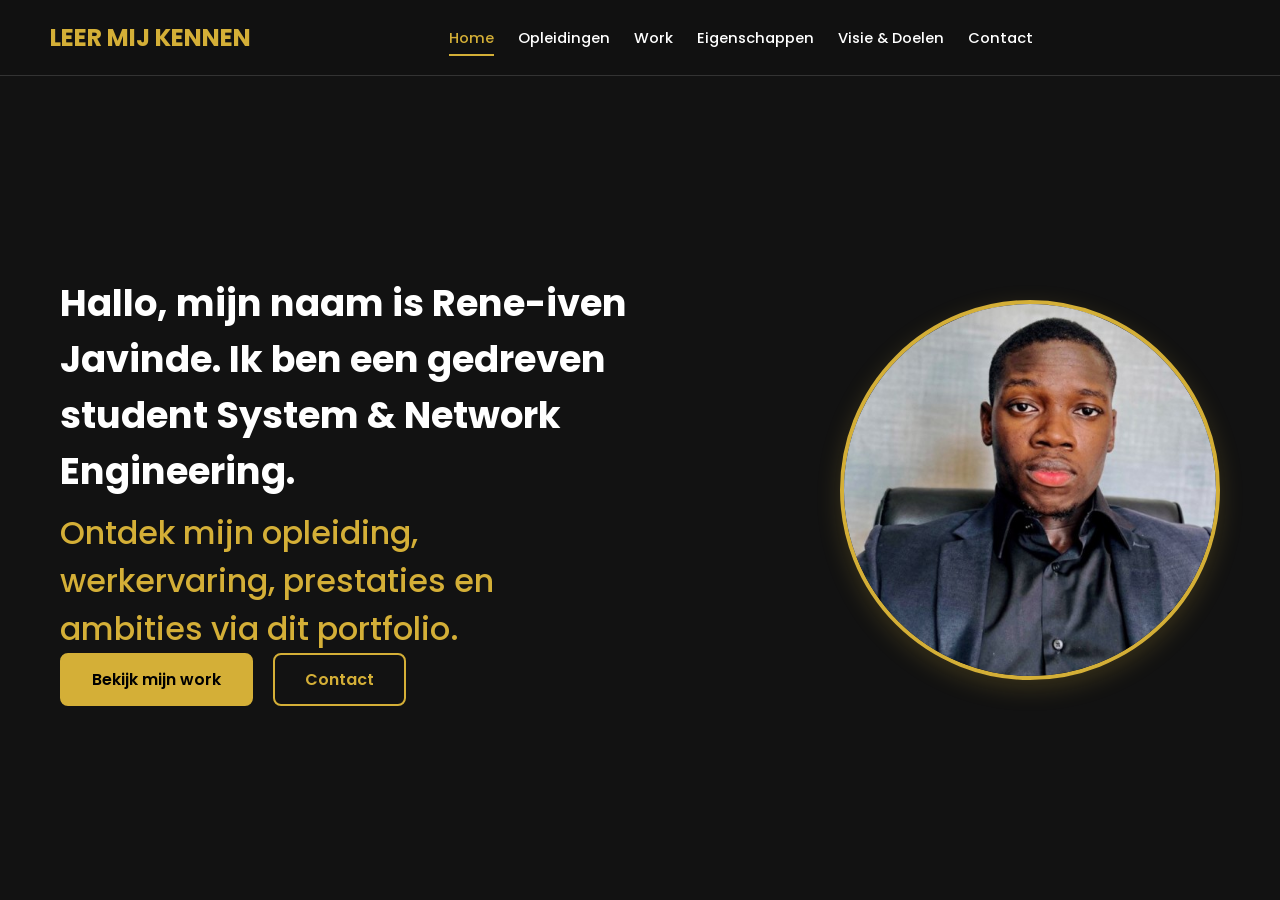
<file: index.html>
<!DOCTYPE html>
<html lang="nl">
<head>
    <meta charset="UTF-8">
    <meta name="viewport" content="width=device-width, initial-scale=1.0">
    <title>Home | Rene Javinde</title>
    <link rel="stylesheet" href="css/main.css">
</head>
<body>
    <header>
        <nav class="navbar">
            <a href="index.html" class="nav-logo">
                <h2 class="logo-text">LEER MIJ KENNEN</h2>
            </a>
            <ul class="nav-menu">
                <li class="nav-item"><a href="index.html" class="nav-link active">Home</a></li>
                <li class="nav-item"><a href="ervaringen.html" class="nav-link">Opleidingen</a></li>
                <li class="nav-item"><a href="work.html" class="nav-link">Work</a></li>
                <li class="nav-item"><a href="eigenschappen.html" class="nav-link">Eigenschappen</a></li>
                <li class="nav-item"><a href="doelen.html" class="nav-link">Visie & Doelen</a></li>
                <li class="nav-item"><a href="contact.html" class="nav-link">Contact</a></li>
            </ul>
            <div class="nav-controls">
                <button type="button" class="nav-toggle" aria-label="Menu openen" aria-expanded="false">
                    <span class="nav-toggle-bar"></span>
                    <span class="nav-toggle-bar"></span>
                    <span class="nav-toggle-bar"></span>
                </button>
            </div>
        </nav>
    </header>

    <main>
        <section class="inleiding">
            <div class="inleiding-content">
                <div class="inleiding-details">
                    <h2 class="titel">Hallo, mijn naam is Rene-iven Javinde. Ik ben een gedreven student System & Network Engineering.
                    </h2>
                    <h3 class="subtitel">Ontdek mijn opleiding, werkervaring, prestaties en ambities via dit portfolio.</h3>
                    <div class="buttons">
                        <a href="work.html" class="button">Bekijk mijn work</a>
                        <a href="contact.html" class="button button-outline">Contact</a>
                    </div>
                </div>
                <div class="photo">
                    <img src="img/prof.jpg" alt="Portretfoto van Rene Javinde" class="RENE">
                </div>
            </div>
        </section>
    </main>
    <script src="js/main.js"></script>
</body>
</html>
</file>
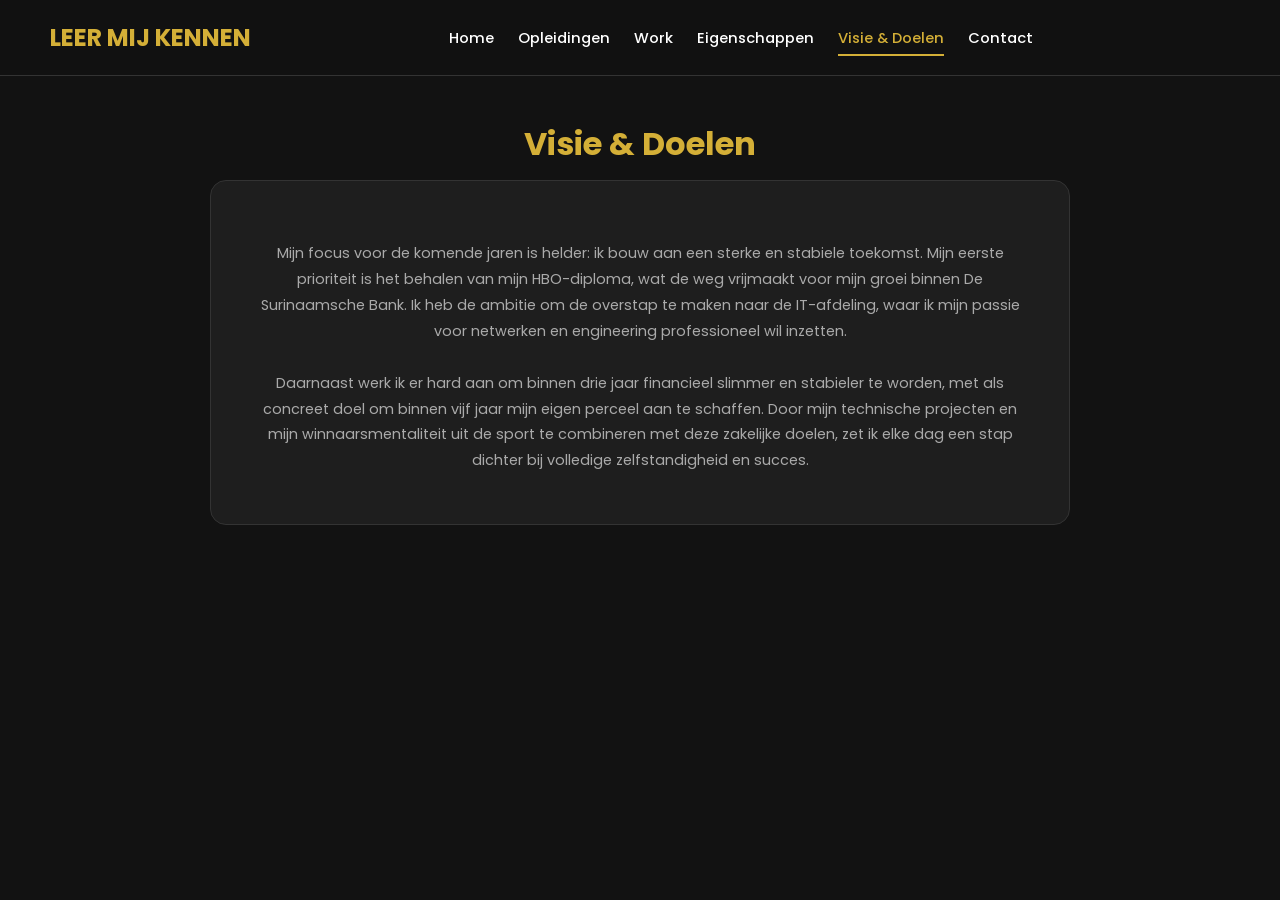
<file: doelen.html>
<!DOCTYPE html>
<html lang="nl">
<head>
    <meta charset="UTF-8">
    <meta name="viewport" content="width=device-width, initial-scale=1.0">
    <title>Visie & Doelen | Rene Javinde</title>
    <link rel="stylesheet" href="css/main.css">
</head>
<body>
    <header>
        <nav class="navbar">
            <a href="index.html" class="nav-logo">
                <h2 class="logo-text">LEER MIJ KENNEN</h2>
            </a>
            <ul class="nav-menu">
                <li class="nav-item"><a href="index.html" class="nav-link">Home</a></li>
                <li class="nav-item"><a href="ervaringen.html" class="nav-link">Opleidingen</a></li>
                <li class="nav-item"><a href="work.html" class="nav-link">Work</a></li>
                <li class="nav-item"><a href="eigenschappen.html" class="nav-link">Eigenschappen</a></li>
                <li class="nav-item"><a href="doelen.html" class="nav-link active">Visie & Doelen</a></li>
                <li class="nav-item"><a href="contact.html" class="nav-link">Contact</a></li>
            </ul>
            <div class="nav-controls">
                <button type="button" class="nav-toggle" aria-label="Menu openen" aria-expanded="false">
                    <span class="nav-toggle-bar"></span>
                    <span class="nav-toggle-bar"></span>
                    <span class="nav-toggle-bar"></span>
                </button>
            </div>
        </nav>
    </header>

    <main>
        <section class="doelen-sectie">
            <h2 class="section-heading">Visie & Doelen</h2>
            <div class="doelpunt">
                <p class="doel2">Mijn focus voor de komende jaren is helder: ik bouw aan een sterke en stabiele toekomst. Mijn eerste prioriteit is het behalen van mijn HBO-diploma, wat de weg vrijmaakt voor mijn groei binnen De Surinaamsche Bank. Ik heb de ambitie om de overstap te maken naar de IT-afdeling, waar ik mijn passie voor netwerken en engineering professioneel wil inzetten.<br><br>Daarnaast werk ik er hard aan om binnen drie jaar financieel slimmer en stabieler te worden, met als concreet doel om binnen vijf jaar mijn eigen perceel aan te schaffen. Door mijn technische projecten en mijn winnaarsmentaliteit uit de sport te combineren met deze zakelijke doelen, zet ik elke dag een stap dichter bij volledige zelfstandigheid en succes.</p>
            </div>
        </section>
    </main>
    <script src="js/main.js"></script>
</body>
</html>
</file>
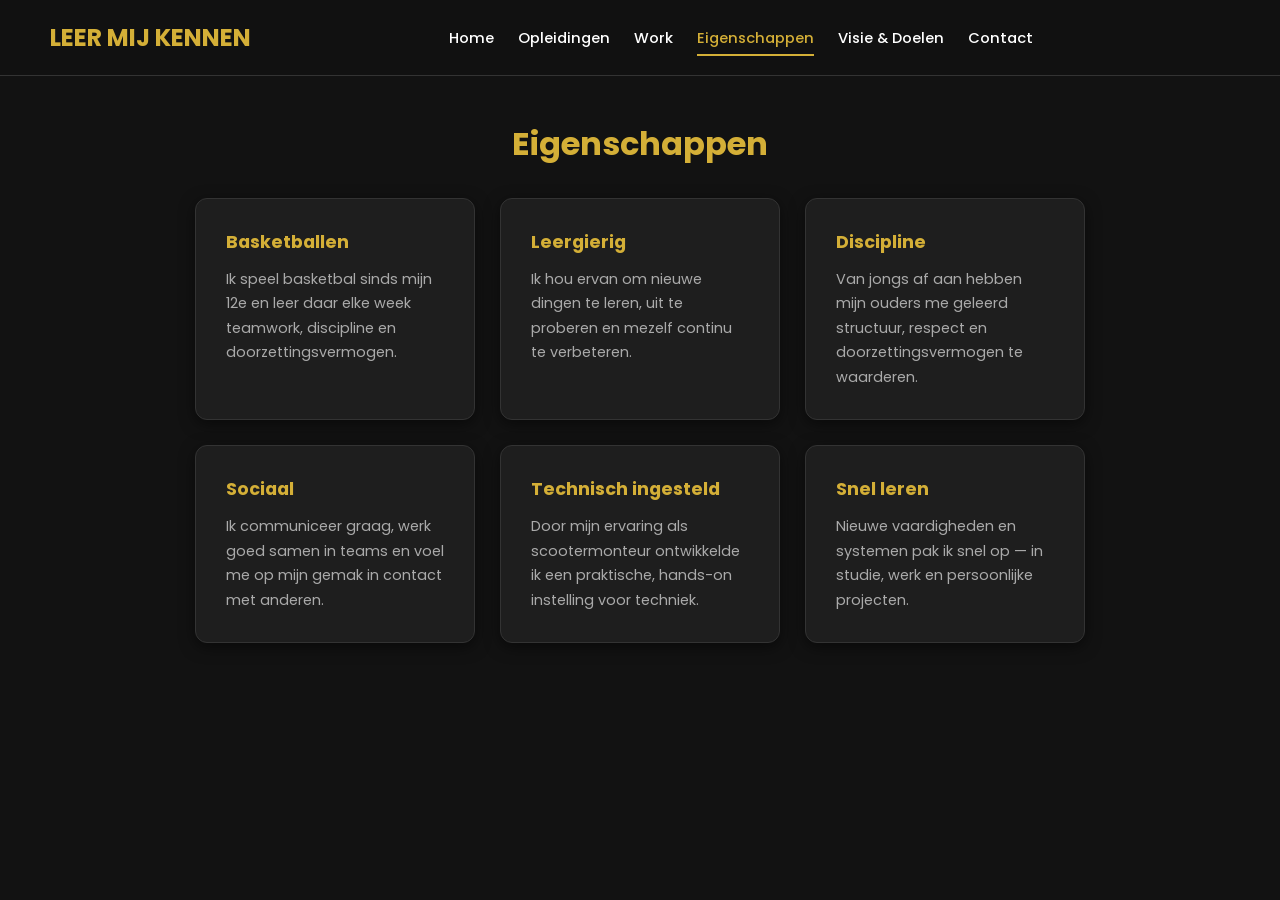
<file: eigenschappen.html>
<!DOCTYPE html>
<html lang="nl">
<head>
    <meta charset="UTF-8">
    <meta name="viewport" content="width=device-width, initial-scale=1.0">
    <title>Eigenschappen | Rene Javinde</title>
    <link rel="stylesheet" href="css/main.css">
</head>
<body>
    <header>
        <nav class="navbar">
            <a href="index.html" class="nav-logo">
                <h2 class="logo-text">LEER MIJ KENNEN</h2>
            </a>
            <ul class="nav-menu">
                <li class="nav-item"><a href="index.html" class="nav-link">Home</a></li>
                <li class="nav-item"><a href="ervaringen.html" class="nav-link">Opleidingen</a></li>
                <li class="nav-item"><a href="work.html" class="nav-link">Work</a></li>
                <li class="nav-item"><a href="eigenschappen.html" class="nav-link active">Eigenschappen</a></li>
                <li class="nav-item"><a href="doelen.html" class="nav-link">Visie & Doelen</a></li>
                <li class="nav-item"><a href="contact.html" class="nav-link">Contact</a></li>
            </ul>
            <div class="nav-controls">
                <button type="button" class="nav-toggle" aria-label="Menu openen" aria-expanded="false">
                    <span class="nav-toggle-bar"></span>
                    <span class="nav-toggle-bar"></span>
                    <span class="nav-toggle-bar"></span>
                </button>
            </div>
        </nav>
    </header>

    <main>
        <h2 class="section-heading">Eigenschappen</h2>
        <div class="skills-container">
            <div class="skills-card">
                <h2>Basketballen</h2>
                <p class="info">Ik speel basketbal sinds mijn 12e en leer daar elke week teamwork, discipline en doorzettingsvermogen.</p>
            </div>
            <div class="skills-card">
                <h2>Leergierig</h2>
                <p class="info">Ik hou ervan om nieuwe dingen te leren, uit te proberen en mezelf continu te verbeteren.</p>
            </div>
            <div class="skills-card">
                <h2>Discipline</h2>
                <p class="info">Van jongs af aan hebben mijn ouders me geleerd structuur, respect en doorzettingsvermogen te waarderen.</p>
            </div>
            <div class="skills-card">
                <h2>Sociaal</h2>
                <p class="info">Ik communiceer graag, werk goed samen in teams en voel me op mijn gemak in contact met anderen.</p>
            </div>
            <div class="skills-card">
                <h2>Technisch ingesteld</h2>
                <p class="info">Door mijn ervaring als scootermonteur ontwikkelde ik een praktische, hands-on instelling voor techniek.</p>
            </div>
            <div class="skills-card">
                <h2>Snel leren</h2>
                <p class="info">Nieuwe vaardigheden en systemen pak ik snel op — in studie, werk en persoonlijke projecten.</p>
            </div>
        </div>
    </main>
    <script src="js/main.js"></script>
</body>
</html>
</file>
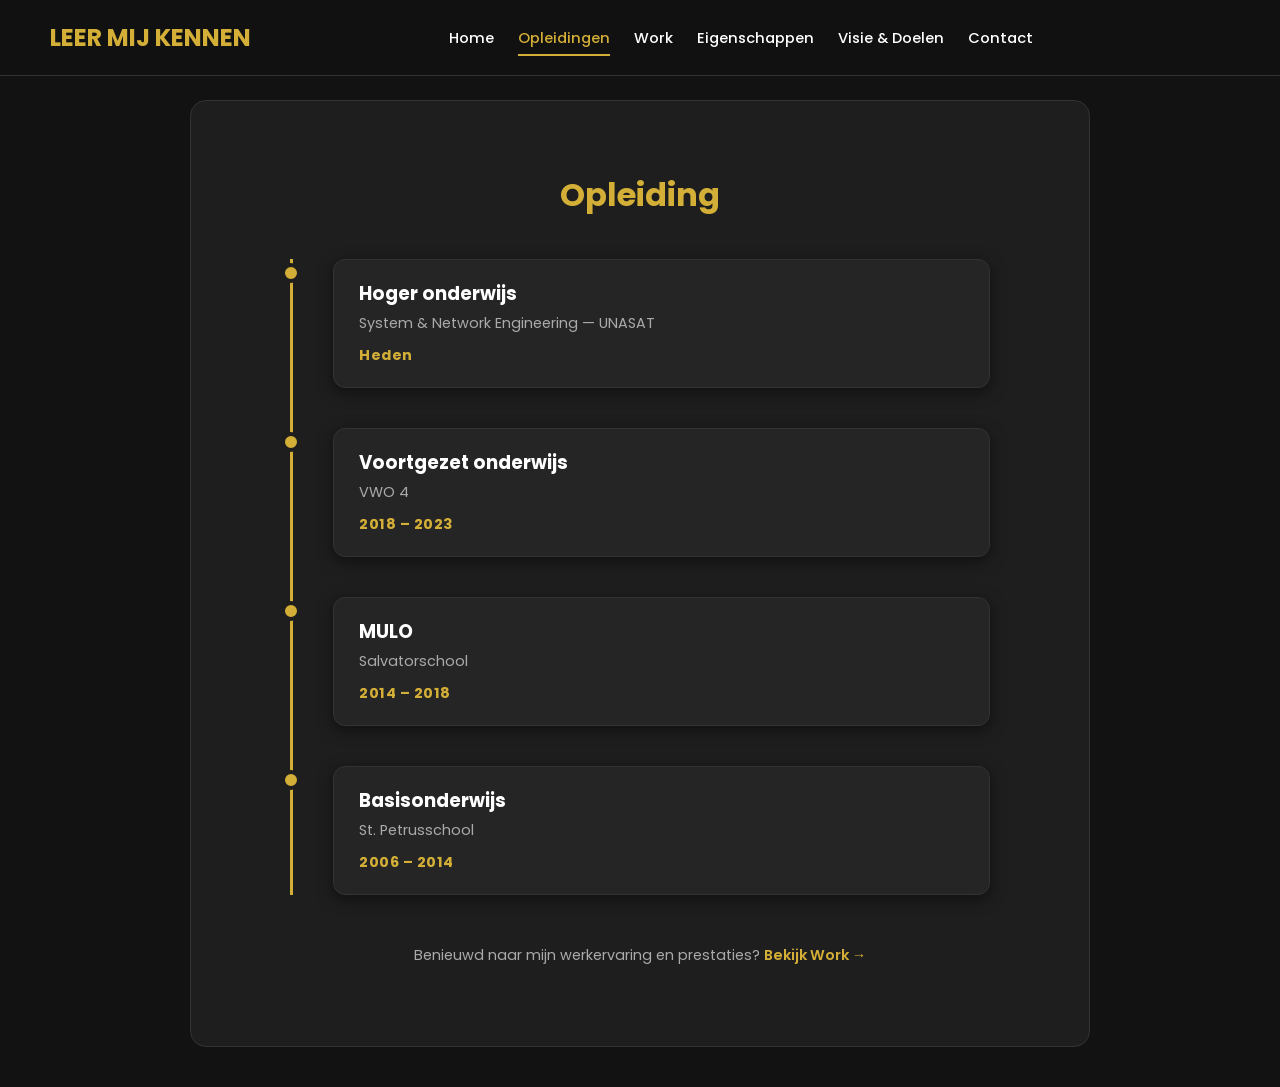
<file: ervaringen.html>
<!DOCTYPE html>
<html lang="nl">
<head>
    <meta charset="UTF-8">
    <meta name="viewport" content="width=device-width, initial-scale=1.0">
    <title>Ervaringen | Rene Javinde</title>
    <link rel="stylesheet" href="css/main.css">
</head>
<body>
    <header>
        <nav class="navbar">
            <a href="index.html" class="nav-logo">
                <h2 class="logo-text">LEER MIJ KENNEN</h2>
            </a>
            <ul class="nav-menu">
                <li class="nav-item"><a href="index.html" class="nav-link">Home</a></li>
                <li class="nav-item"><a href="ervaringen.html" class="nav-link active">Opleidingen</a></li>
                <li class="nav-item"><a href="work.html" class="nav-link">Work</a></li>
                <li class="nav-item"><a href="eigenschappen.html" class="nav-link">Eigenschappen</a></li>
                <li class="nav-item"><a href="doelen.html" class="nav-link">Visie & Doelen</a></li>
                <li class="nav-item"><a href="contact.html" class="nav-link">Contact</a></li>
            </ul>
            <div class="nav-controls">
                <button type="button" class="nav-toggle" aria-label="Menu openen" aria-expanded="false">
                    <span class="nav-toggle-bar"></span>
                    <span class="nav-toggle-bar"></span>
                    <span class="nav-toggle-bar"></span>
                </button>
            </div>
        </nav>
    </header>

    <main>
        <section class="ervaringen-sectie">
            <h2 class="section-heading">Opleiding</h2>

            <div class="timelinescholing">
                <div class="timeline-ool">
                    <div class="timeline-sch"></div>
                    <div class="timeline-content">
                        <h3>Hoger onderwijs</h3>
                        <p>System & Network Engineering — UNASAT</p>
                        <span class="timeline-date">Heden</span>
                    </div>
                </div>

                <div class="timeline-ool">
                    <div class="timeline-sch"></div>
                    <div class="timeline-content">
                        <h3>Voortgezet onderwijs</h3>
                        <p>VWO 4</p>
                        <span class="timeline-date">2018 – 2023</span>
                    </div>
                </div>

                <div class="timeline-ool">
                    <div class="timeline-sch"></div>
                    <div class="timeline-content">
                        <h3>MULO</h3>
                        <p>Salvatorschool</p>
                        <span class="timeline-date">2014 – 2018</span>
                    </div>
                </div>

                <div class="timeline-ool">
                    <div class="timeline-sch"></div>
                    <div class="timeline-content">
                        <h3>Basisonderwijs</h3>
                        <p>St. Petrusschool</p>
                        <span class="timeline-date">2006 – 2014</span>
                    </div>
                </div>
            </div>

            <p class="section-cta">Benieuwd naar mijn werkervaring en prestaties? <a href="work.html" class="text-link">Bekijk Work →</a></p>
        </section>
    </main>
    <script src="js/main.js"></script>
</body>
</html>
</file>
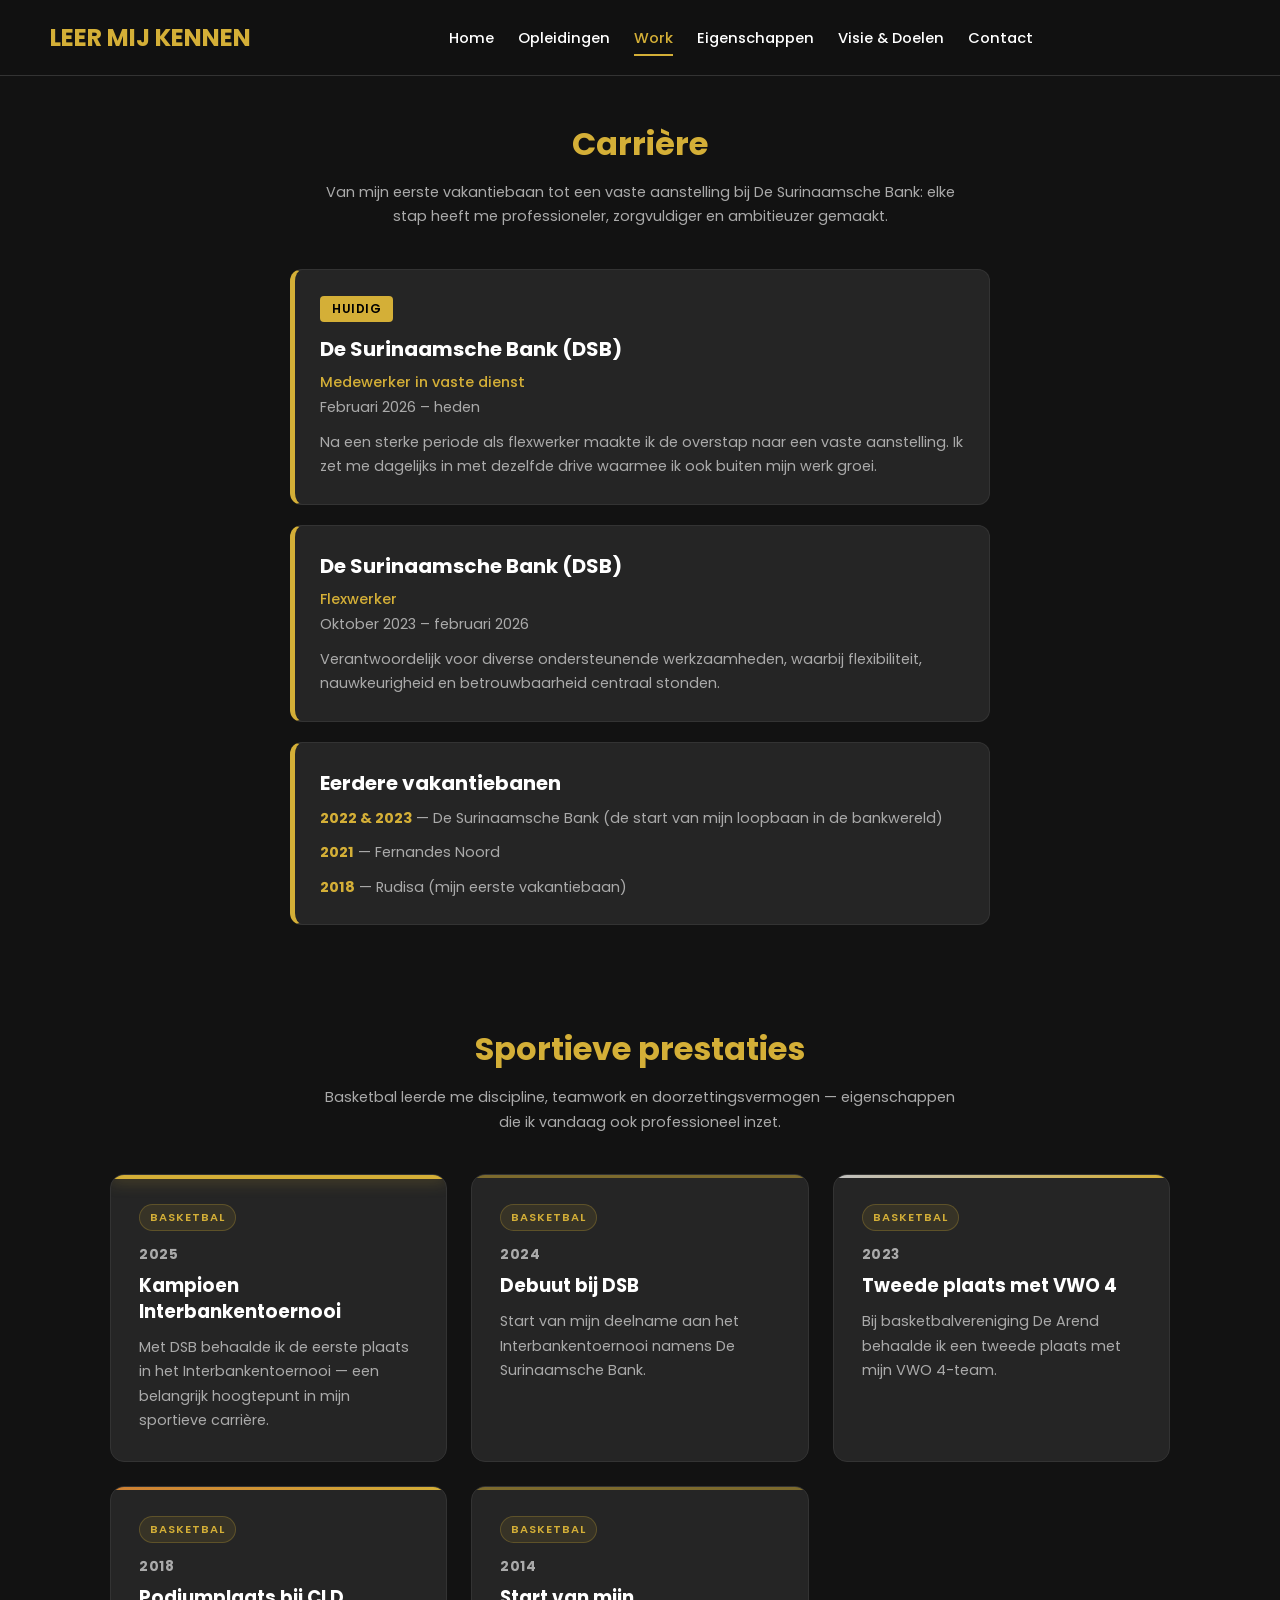
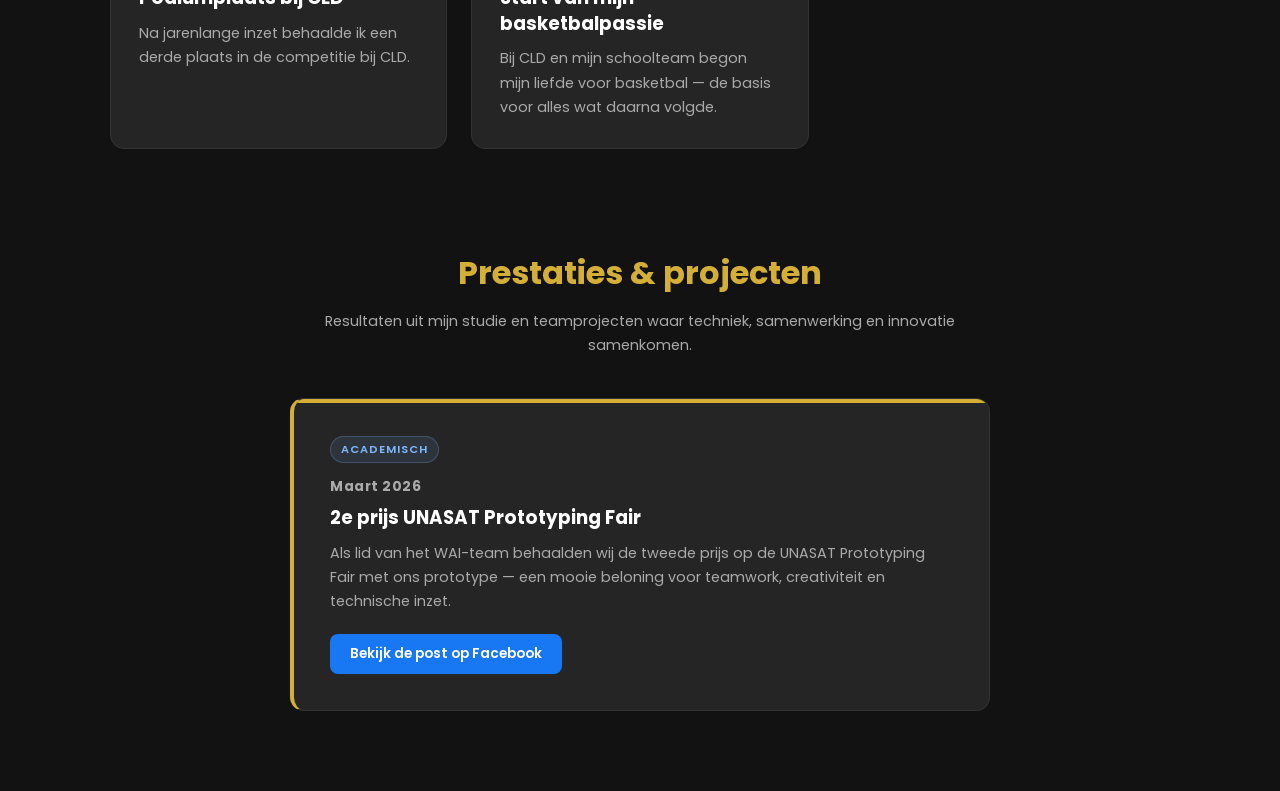
<file: work.html>
<!DOCTYPE html>
<html lang="nl">
<head>
    <meta charset="UTF-8">
    <meta name="viewport" content="width=device-width, initial-scale=1.0">
    <title>Mijn werk</title>
    <link rel="stylesheet" href="css/main.css">
    <link rel="stylesheet" href="css/work.css">
</head>
<body>
    <header>
        <nav class="navbar">
            <a href="index.html" class="nav-logo">
                <h2 class="logo-text">LEER MIJ KENNEN</h2>
            </a>
            <ul class="nav-menu">
                <li class="nav-item"><a href="index.html" class="nav-link">Home</a></li>
                <li class="nav-item"><a href="ervaringen.html" class="nav-link">Opleidingen</a></li>
                <li class="nav-item"><a href="work.html" class="nav-link active">Work</a></li>
                <li class="nav-item"><a href="eigenschappen.html" class="nav-link">Eigenschappen</a></li>
                <li class="nav-item"><a href="doelen.html" class="nav-link">Visie & Doelen</a></li>
                <li class="nav-item"><a href="contact.html" class="nav-link">Contact</a></li>
            </ul>
            <div class="nav-controls">
                <button type="button" class="nav-toggle" aria-label="Menu openen" aria-expanded="false">
                    <span class="nav-toggle-bar"></span>
                    <span class="nav-toggle-bar"></span>
                    <span class="nav-toggle-bar"></span>
                </button>
            </div>
        </nav>
    </header>

    <main class="work-page">
        <section class="work-section">
            <h2 class="section-heading">Carrière</h2>
            <p class="section-intro">Van mijn eerste vakantiebaan tot een vaste aanstelling bij De Surinaamsche Bank: elke stap heeft me professioneler, zorgvuldiger en ambitieuzer gemaakt.</p>

            <div class="career-growth">
                <article class="career-card">
                    <span class="career-badge">Huidig</span>
                    <h3>De Surinaamsche Bank (DSB)</h3>
                    <p class="career-role">Medewerker in vaste dienst <span class="date">Februari 2026 – heden</span></p>
                    <p>Na een sterke periode als flexwerker maakte ik de overstap naar een vaste aanstelling. Ik zet me dagelijks in met dezelfde drive waarmee ik ook buiten mijn werk groei.</p>
                </article>

                <article class="career-card">
                    <h3>De Surinaamsche Bank (DSB)</h3>
                    <p class="career-role">Flexwerker <span class="date">Oktober 2023 – februari 2026</span></p>
                    <p>Verantwoordelijk voor diverse ondersteunende werkzaamheden, waarbij flexibiliteit, nauwkeurigheid en betrouwbaarheid centraal stonden.</p>
                </article>

                <article class="career-card">
                    <h3>Eerdere vakantiebanen</h3>
                    <ul class="career-list">
                        <li><strong>2022 & 2023</strong> — De Surinaamsche Bank (de start van mijn loopbaan in de bankwereld)</li>
                        <li><strong>2021</strong> — Fernandes Noord</li>
                        <li><strong>2018</strong> — Rudisa (mijn eerste vakantiebaan)</li>
                    </ul>
                </article>
            </div>
        </section>

        <section class="work-section">
            <h2 class="section-heading">Sportieve prestaties</h2>
            <p class="section-intro">Basketbal leerde me discipline, teamwork en doorzettingsvermogen — eigenschappen die ik vandaag ook professioneel inzet.</p>

            <div class="achievements-grid">
                <article class="achievement-card achievement-card--gold">
                    <span class="achievement-tag">Basketbal</span>
                    <span class="achievement-year">2025</span>
                    <h3>Kampioen Interbankentoernooi</h3>
                    <p>Met DSB behaalde ik de eerste plaats in het Interbankentoernooi — een belangrijk hoogtepunt in mijn sportieve carrière.</p>
                </article>

                <article class="achievement-card">
                    <span class="achievement-tag">Basketbal</span>
                    <span class="achievement-year">2024</span>
                    <h3>Debuut bij DSB</h3>
                    <p>Start van mijn deelname aan het Interbankentoernooi namens De Surinaamsche Bank.</p>
                </article>

                <article class="achievement-card achievement-card--silver">
                    <span class="achievement-tag">Basketbal</span>
                    <span class="achievement-year">2023</span>
                    <h3>Tweede plaats met VWO 4</h3>
                    <p>Bij basketbalvereniging De Arend behaalde ik een tweede plaats met mijn VWO 4-team.</p>
                </article>

                <article class="achievement-card achievement-card--bronze">
                    <span class="achievement-tag">Basketbal</span>
                    <span class="achievement-year">2018</span>
                    <h3>Podiumplaats bij CLD</h3>
                    <p>Na jarenlange inzet behaalde ik een derde plaats in de competitie bij CLD.</p>
                </article>

                <article class="achievement-card">
                    <span class="achievement-tag">Basketbal</span>
                    <span class="achievement-year">2014</span>
                    <h3>Start van mijn basketbalpassie</h3>
                    <p>Bij CLD en mijn schoolteam begon mijn liefde voor basketbal — de basis voor alles wat daarna volgde.</p>
                </article>
            </div>
        </section>

        <section class="work-section">
            <h2 class="section-heading">Prestaties & projecten</h2>
            <p class="section-intro">Resultaten uit mijn studie en teamprojecten waar techniek, samenwerking en innovatie samenkomen.</p>

            <div class="achievements-grid achievements-grid--featured">
                <article class="achievement-card achievement-card--featured">
                    <span class="achievement-tag achievement-tag--academic">Academisch</span>
                    <span class="achievement-year">Maart 2026</span>
                    <h3>2e prijs UNASAT Prototyping Fair</h3>
                    <p>Als lid van het WAI-team behaalden wij de tweede prijs op de UNASAT Prototyping Fair met ons prototype — een mooie beloning voor teamwork, creativiteit en technische inzet.</p>
                    <a href="https://www.facebook.com/share/p/18oUyUp77S/?mibextid=wwXIfr" target="_blank" rel="noopener noreferrer" class="achievement-link">
                        Bekijk de post op Facebook
                    </a>
                </article>
            </div>
        </section>
    </main>
    <script src="js/main.js"></script>
</body>
</html>
</file>
<file: css/main.css>
@import url('https://fonts.googleapis.com/css2?family=Miniver&family=Poppins:ital,wght@0,300;0,400;0,500;0,600;0,700;0,900;1,300;1,400;1,600;1,700;1,800;1,900&display=swap');

*{
    margin: 0;
    padding: 0;
    box-sizing: border-box;
    font-family: "Poppins", sans-serif;
}

:root {
  --white-color: #ffffff;
  --dark-color: #121212;
  --primary-color: #1e1e1e;
  --secondary-color: #000000;
  --accent-gold: #D4AF37;
  --text-muted: #aaaaaa;
  --header-bg: rgba(18, 18, 18, 0.85);
  --header-border: #333333;
  --surface-card: #252525;
  --surface-elevated: #000000;
  --border-subtle: #333333;
  --border-muted: #222222;
  --timeline-track: #000000;
  --sport-dot-border: #121212;
  --button-text: #000000;
  --shadow-color: rgba(0, 0, 0, 0.5);

  --font-size-s: 0.9rem;
  --font-size-n: 1rem;
  --font-size-m: 1.12rem;
  --font-size-l: 1.5rem;
  --font-size-xl: 2rem;
  --font-size-xxl: 2.3rem;

  --font-weight-normal: 400;
  --font-weight-medium: 500;
}

html {
    scroll-behavior: smooth;
    background-color: var(--dark-color);
    color: var(--white-color);
}

section {
    scroll-margin-top: 100px;
}

ul {
    list-style: none;
}

a {
    text-decoration: none;
    transition: color 0.3s ease;
}

button {
    cursor: pointer;
    border: none;
    background: none;
}

img {
    width: 380px;
    height: 380px;
    object-fit: cover;
    border-radius: 50%;
    border: 4px solid var(--accent-gold); 
    box-shadow: 0 8px 25px rgba(212, 175, 55, 0.2);
}


header {
    position: fixed;
    width: 100%;
    z-index: 100;
    background: var(--header-bg);
    backdrop-filter: blur(10px);
    border-bottom: 1px solid var(--header-border);
}

header .navbar {
    display: flex;
    flex-wrap: wrap;
    padding: 20px 50px;
    align-items: center;
    justify-content: space-between;
    gap: 16px;
    max-width: 1300px;
    margin: 0 auto;
}

.nav-controls {
    display: flex;
    align-items: center;
    gap: 12px;
}

.nav-toggle {
    width: 42px;
    height: 42px;
    border-radius: 8px;
    border: 1px solid var(--header-border);
    background: var(--primary-color);
    color: var(--accent-gold);
    display: none;
    flex-direction: column;
    align-items: center;
    justify-content: center;
    gap: 5px;
    transition: border-color 0.3s ease, box-shadow 0.3s ease;
}

.nav-toggle:hover {
    border-color: var(--accent-gold);
    box-shadow: 0 0 12px rgba(212, 175, 55, 0.25);
}

.nav-toggle-bar {
    display: block;
    width: 20px;
    height: 2px;
    background-color: var(--accent-gold);
    border-radius: 2px;
    transition: transform 0.3s ease, opacity 0.3s ease;
}

.nav-toggle.active .nav-toggle-bar:nth-child(1) {
    transform: translateY(7px) rotate(45deg);
}

.nav-toggle.active .nav-toggle-bar:nth-child(2) {
    opacity: 0;
}

.nav-toggle.active .nav-toggle-bar:nth-child(3) {
    transform: translateY(-7px) rotate(-45deg);
}

.navbar .nav-logo .logo-text {
    color: var(--accent-gold);
    font-weight: 700;
    font-size: var(--font-size-l);
}

.navbar .nav-menu {
    display: flex;
    gap: 24px;
}

@media (min-width: 769px) {
    .navbar .nav-menu {
        flex: 1;
        justify-content: center;
    }

    .navbar .nav-menu .nav-link {
        font-size: 0.92rem;
    }
}

.navbar .nav-menu .nav-link {
    color: var(--white-color);
    font-weight: var(--font-weight-medium);
    padding: 8px 0;
    position: relative;
}

.navbar .nav-menu .nav-link::after {
    content: '';
    position: absolute;
    width: 0;
    height: 2px;
    bottom: 0;
    left: 0;
    background-color: var(--accent-gold);
    transition: width 0.3s ease;
}

.navbar .nav-menu .nav-link:hover::after,
.navbar .nav-menu .nav-link.active::after {
    width: 100%;
}

.navbar .nav-menu .nav-link.active {
    color: var(--accent-gold);
}

.navbar .nav-menu a:visited {
    color: var(--white-color);
}

.nav-menu a,
.nav-menu a:visited {
    color: #ffffff;
}

main:not(:has(.inleiding)) {
    padding-top: 100px;
    padding-bottom: 40px;
    min-height: 100vh;
}

.section-heading {
    font-size: var(--font-size-xl);
    color: var(--accent-gold);
    text-align: center;
    margin-bottom: 12px;
    padding-top: 20px;
}

.section-intro {
    text-align: center;
    color: var(--text-muted);
    max-width: 640px;
    margin: 0 auto 40px;
    line-height: 1.7;
    font-size: var(--font-size-s);
}

.section-cta {
    text-align: center;
    margin-top: 50px;
    color: var(--text-muted);
    font-size: var(--font-size-s);
}

.text-link {
    color: var(--accent-gold);
    font-weight: 600;
    border-bottom: 1px solid transparent;
    transition: border-color 0.3s ease;
}

.text-link:hover {
    border-bottom-color: var(--accent-gold);
}


.page-actions {
    display: flex;
    justify-content: center;
    margin-top: 30px;
}


.inleiding {
    background: var(--dark-color);
    min-height: 100vh;
    display: flex;
    align-items: center;
    padding-top: 80px;
}

.inleiding .inleiding-content {
    display: flex;
    align-items: center;
    width: 100%;
    max-width: 1200px;
    margin: 0 auto;
    padding: 0 20px;
    justify-content: space-between;
}

.inleiding .inleiding-details .titel {
    font-size: var(--font-size-xxl);
    color: var(--white-color);
    font-weight: 700;
}

.inleiding .inleiding-details .subtitel {
    margin-top: 10px;
    color: var(--accent-gold);
    font-size: var(--font-size-xl);
    font-weight: var(--font-weight-medium);
}

.inleiding .inleiding-details .omschrijving {
    max-width: 85%;
    margin: 20px 0 35px;
    font-size: var(--font-size-m);
    color: var(--text-muted);
    line-height: 1.6;
}

.inleiding .inleiding-details .buttons {
    display: flex;
    gap: 20px;
}

.button {
    display: inline-block;
    padding: 12px 30px;
    border: 2px solid var(--accent-gold);
    color: var(--button-text);
    border-radius: 8px;
    background: var(--accent-gold);
    font-weight: 600;
    transition: all 0.3s ease;
}

.button:hover {
    color: var(--accent-gold);
    background: transparent;
    box-shadow: 0 0 15px rgba(212, 175, 55, 0.4);
}

.button-outline {
    background: transparent;
    color: var(--accent-gold);
}

.button-outline:hover {
    background: var(--accent-gold);
    color: var(--button-text);
}

.inleiding .inleiding-details .button {
    margin-bottom: 0;
}

.inleiding-details {
    flex: 1;
}

.inleiding .photo {
    flex: 1;
    display: flex;
    justify-content: flex-end;
}

.ervaringen-sectie {
    background: var(--primary-color);
    padding: 50px 20px 80px;
    max-width: 900px;
    margin: 0 auto;
    border-radius: 16px;
    border: 1px solid var(--border-subtle);
}

.sch {
    max-width: 800px;
    margin: 0 auto 40px auto;
    text-align: left;
}

.timelinescholing {
    position: relative;
    max-width: 700px;
    margin: 40px auto 0 auto; 
    padding-left: 40px;
    border-left: 3px solid var(--accent-gold);
    text-align: left;
}

.timeline-ool {
    position: relative;
    margin-bottom: 40px;
}

.timeline-sch {
    position: absolute;
    left: -52px;
    top: 4px;
    width: 20px;
    height: 20px;
    background-color: var(--accent-gold);
    border-radius: 50%;
    border: 4px solid var(--primary-color);
}

.timelinescholing .timeline-content {
    background: var(--surface-card);
    padding: 20px 25px;
    border-radius: 12px;
    border: 1px solid var(--border-subtle);
    box-shadow: 0 4px 15px var(--shadow-color);
}

.timelinescholing .timeline-content h3 {
    font-size: 1.15rem;
    color: var(--white-color);
    margin-bottom: 6px;
}

.timelinescholing .timeline-content p {
    color: var(--text-muted);
    font-size: var(--font-size-s);
    margin-bottom: 8px;
}

.timelinescholing .timeline-date {
    display: inline-block;
    font-weight: 700;
    color: var(--accent-gold);
    font-size: var(--font-size-s);
    letter-spacing: 0.5px;
}

.sport-timeline {
    position: relative;
    max-width: 750px;
    margin: 60px auto;
    padding-left: 50px;
    border-left: 3px solid var(--timeline-track);
    text-align: left;
    font-family: "Poppins", sans-serif;
}

.sport-timeline .section-title {
    font-size: var(--font-size-xl);
    color: var(--white-color);
    margin-bottom: 40px;
    position: relative;
    left: -50px;
}

.sport-timeline .timeline-item {
    position: relative;
    margin-bottom: 45px;
    transition: transform 0.3s ease;
}

.sport-timeline .timeline-item:hover {
    transform: translateX(8px);
}

.sport-timeline .timeline-bkt {
    position: absolute;
    left: -62px;
    top: 5px;
    width: 20px;
    height: 20px;
    background-color: var(--accent-gold);
    border-radius: 50%;
    border: 4px solid var(--sport-dot-border);
    box-shadow: 0 0 8px rgba(212, 175, 55, 0.3);
    transition: all 0.3s ease;
}

.sport-timeline .timeline-bkt.gold { 
    box-shadow: 0 0 20px rgba(212, 175, 55, 0.8);
    transform: scale(1.1);
} 

.sport-timeline .timeline-bkt.silver,
.sport-timeline .timeline-bkt.bronze { 
    background-color: var(--accent-gold);
    box-shadow: 0 0 8px rgba(212, 175, 55, 0.3);
}

.sport-timeline .timeline-content {
    background: var(--surface-elevated);
    padding: 20px 25px;
    border-radius: 12px;
    border: 1px solid var(--border-muted);
    box-shadow: 0 4px 15px var(--shadow-color);
}

.sport-timeline .timeline-date {
    display: inline-block;
    font-weight: 700;
    color: var(--accent-gold); 
    font-size: var(--font-size-s);
    margin-bottom: 6px;
    letter-spacing: 0.5px;
}

.sport-timeline .timeline-content h3 {
    margin: 0 0 8px 0;
    font-size: 1.2rem;
    color: var(--white-color);
    font-weight: var(--font-weight-medium);
}

.sport-timeline .timeline-content p {
    margin: 0;
    color: var(--text-muted);
    font-size: var(--font-size-s);
    line-height: 1.5;
}

.werken {
    padding-top: 80px;
}

.career-growth {
    max-width: 700px;
    margin: 40px auto 0 auto;
}

.career-card {
    background: var(--surface-card);
    border: 1px solid var(--border-subtle);
    border-left: 5px solid var(--accent-gold);
    padding: 25px;
    margin-bottom: 20px;
    border-radius: 12px;
    text-align: left;
    transition: transform 0.3s ease;
}

.career-card:hover {
    transform: translateY(-5px);
}

.vakje {
    background: var(--accent-gold);
    color: var(--button-text);
    display: inline-block;
    padding: 4px 10px;
    font-size: 0.75rem;
    font-weight: 600;
    border-radius: 4px;
    margin-bottom: 12px;
}

.eigenschappen {
    margin-top: 0;
    text-align: center;
    padding: 0 20px 10px;
}

.eigenschappen h1,
.doelen-pagina {
    font-size: var(--font-size-xxl);
    color: var(--accent-gold);
    margin-bottom: 10px;
}

main .skills-container {
    padding-bottom: 80px;
    margin-top: 30px;
}

.skills {
    padding: 80px 20px;
    background-color: var(--dark-color);
    text-align: center;
}

.skills-container {
    display: flex;
    flex-wrap: wrap;
    gap: 25px;
    justify-content: center;
    max-width: 1100px;
    margin: 40px auto 0 auto;
}

.skills-card {
    background-color: var(--primary-color);
    border: 1px solid var(--border-subtle);
    border-radius: 12px;
    padding: 30px;
    width: 280px;
    box-shadow: 0 4px 15px var(--shadow-color);
    position: relative;
    transition: all 0.3s ease;
}

.skills-card:hover {
    transform: translateY(-10px);
    border-color: var(--accent-gold);
    box-shadow: 0 8px 25px rgba(212, 175, 55, 0.15);
}

.skills-card h2 {
    color: var(--accent-gold);
    font-size: 1.1rem;
    margin-bottom: 12px;
}

.skills-card .info {
    color: var(--text-muted);
    font-size: var(--font-size-s);
    line-height: 1.7;
}

.doelen-sectie {
    max-width: 900px;
    margin: 0 auto 100px;
    padding: 0 20px 40px;
    text-align: center;
}

.doelpunt {
    background: var(--primary-color);
    border: 1px solid var(--border-subtle);
    border-radius: 16px;
    padding: 10px;
}

main .contact {
    min-height: calc(100vh - 100px);
}

.doel2 {
    margin-top: 10px;
    text-align: center;
    padding: 40px 30px;
    color: var(--text-muted);
    line-height: 1.8;
    font-size: var(--font-size-s);
}

.contact {
    background-color: var(--surface-elevated);
    padding: 100px 20px;
    display: flex;
    justify-content: center;
    align-items: center;
    text-align: center; 
}

.contact-content {
    max-width: 600px;
    width: 100%;
}

.contact .CTN {
    color: var(--accent-gold); 
    font-size: var(--font-size-xl);
    font-weight: 700;
    text-transform: uppercase;
    letter-spacing: 1px;
    margin-bottom: 10px;
}

.contact-subtitle {
    color: var(--text-muted);
    font-size: var(--font-size-s);
    margin-bottom: 40px;
}

.contact-buttons-container {
    display: flex;
    flex-direction: column;
    gap: 15px;
    align-items: center;
}

.contact-btn-link {
    width: 100%;
    max-width: 400px;
    text-decoration: none;
}

.contact-card-box {
    background-color: var(--dark-color);
    border: 1px solid var(--border-muted);
    padding: 15px 25px;
    border-radius: 10px;
    display: flex;
    align-items: center;
    justify-content: center;
    gap: 15px;
    transition: all 0.3s ease;
}

.contact-card-box .contact-icon {
    font-size: 1.3rem;
}

.contact-card-box .contact-text {
    color: var(--white-color);
    font-weight: var(--font-weight-medium);
    font-size: var(--font-size-n);
}

.contact-btn-link:hover .contact-card-box {
    border-color: var(--accent-gold);
    transform: translateY(-3px);
    box-shadow: 0 5px 15px rgba(212, 175, 55, 0.15);
}

.contact-btn-link:hover .contact-text {
    color: var(--accent-gold);
}

/* vanaf hier style voor telefoons */

@media (max-width: 768px) {
    header .navbar {
        padding: 12px 15px;
    }

    .navbar .nav-logo .logo-text {
        font-size: 1.2rem;
    }

    .nav-toggle {
        display: flex;
    }

    .navbar .nav-menu {
        display: none;
        flex-direction: column;
        width: 100%;
        gap: 0;
        padding-top: 8px;
    }

    .navbar .nav-menu.open {
        display: flex;
    }

    .navbar .nav-menu .nav-item {
        width: 100%;
        text-align: center;
        border-top: 1px solid var(--header-border);
    }

    .navbar .nav-menu .nav-link {
        font-size: 0.95rem;
        padding: 12px 0;
        display: block;
    }
    .inleiding .inleiding-content {
        flex-direction: column-reverse;
        text-align: center;
        padding-top: 50px;
    }
    .inleiding .inleiding-details .omschrijving {
        max-width: 100%;
        margin: 20px 0 25px;
    }
    .inleiding .inleiding-details .buttons {
        justify-content: center;
    }
    .inleiding .inleiding-details .button {
        margin-bottom: 0;
    }
    .inleiding .photo {
        justify-content: center;
        margin-bottom: 25px;
    }
    img {
        width: 100%;
        max-width: 280px;
        height: 280px;
    }

    .timelinescholing, 
    .sport-timeline {
        max-width: 100%;
        margin-left: 15px;
        margin-right: 15px;
        padding-left: 35px; 
    }
    .timeline-sch {
        left: -47px;
    }
    .sport-timeline .timeline-bkt {
        left: -47px;
    }
    .sch, .sport-timeline .section-title {
        left: 0;
        padding: 0 15px;
    }

    .career-growth {
        padding: 0 15px;
    }
    .skills-card {
        width: 100%;
        max-width: 100%;
    }
    .doelen-sectie {
        margin-top: 80px;
        margin-bottom: 50px;
    }
    .doel2 {
        padding: 24px 18px;
    }

    .ervaringen-sectie {
        margin: 0 15px;
    }
}
</file>
<file: css/work.css>
.work-page {
    padding-bottom: 80px;
}

.work-section {
    max-width: 1100px;
    margin: 0 auto 80px;
    padding: 0 20px;
}

.work-section:last-child {
    margin-bottom: 40px;
}

.career-badge {
    display: inline-block;
    background: var(--accent-gold);
    color: var(--button-text);
    padding: 4px 12px;
    font-size: 0.75rem;
    font-weight: 600;
    border-radius: 4px;
    margin-bottom: 12px;
    text-transform: uppercase;
    letter-spacing: 0.5px;
}

.career-role {
    color: var(--accent-gold);
    font-weight: 500;
    font-size: var(--font-size-s);
    margin-bottom: 12px;
}

.career-role .date {
    display: block;
    color: var(--text-muted);
    font-weight: 400;
    margin-top: 4px;
}

.career-card h3 {
    font-size: 1.25rem;
    margin-bottom: 8px;
    color: var(--white-color);
}

.career-card p:last-child,
.career-list {
    color: var(--text-muted);
    line-height: 1.7;
    font-size: var(--font-size-s);
}

.career-list {
    list-style: none;
    display: flex;
    flex-direction: column;
    gap: 10px;
}

.career-list strong {
    color: var(--accent-gold);
}

.achievements-grid {
    display: grid;
    grid-template-columns: repeat(auto-fill, minmax(300px, 1fr));
    gap: 24px;
}

.achievements-grid--featured {
    grid-template-columns: 1fr;
    max-width: 700px;
    margin: 0 auto;
}

.achievement-card {
    background: var(--surface-card);
    border: 1px solid var(--border-subtle);
    border-radius: 14px;
    padding: 28px;
    position: relative;
    transition: transform 0.3s ease, border-color 0.3s ease, box-shadow 0.3s ease;
    overflow: hidden;
}

.achievement-card::before {
    content: '';
    position: absolute;
    top: 0;
    left: 0;
    width: 100%;
    height: 3px;
    background: var(--accent-gold);
    opacity: 0.5;
}

.achievement-card:hover {
    transform: translateY(-6px);
    border-color: var(--accent-gold);
    box-shadow: 0 12px 30px rgba(212, 175, 55, 0.12);
}

.achievement-card--gold::before {
    opacity: 1;
    height: 4px;
    box-shadow: 0 0 16px rgba(212, 175, 55, 0.6);
}

.achievement-card--silver::before {
    background: linear-gradient(90deg, #c0c0c0, var(--accent-gold));
    opacity: 1;
}

.achievement-card--bronze::before {
    background: linear-gradient(90deg, #cd7f32, var(--accent-gold));
    opacity: 1;
}

.achievement-card--featured {
    padding: 36px;
    border-left: 4px solid var(--accent-gold);
}

.achievement-card--featured::before {
    height: 4px;
    opacity: 1;
}

.achievement-tag {
    display: inline-block;
    font-size: 0.7rem;
    font-weight: 600;
    text-transform: uppercase;
    letter-spacing: 1px;
    color: var(--accent-gold);
    background: rgba(212, 175, 55, 0.1);
    border: 1px solid rgba(212, 175, 55, 0.25);
    padding: 4px 10px;
    border-radius: 20px;
    margin-bottom: 14px;
}

.achievement-tag--academic {
    color: #7eb8ff;
    background: rgba(126, 184, 255, 0.1);
    border-color: rgba(126, 184, 255, 0.25);
}

.achievement-year {
    display: block;
    font-size: 0.85rem;
    font-weight: 700;
    color: var(--text-muted);
    margin-bottom: 8px;
    letter-spacing: 0.5px;
}

.achievement-card h3 {
    font-size: 1.15rem;
    color: var(--white-color);
    margin-bottom: 10px;
    line-height: 1.4;
}

.achievement-card p {
    color: var(--text-muted);
    font-size: var(--font-size-s);
    line-height: 1.7;
}

.achievement-link {
    display: inline-block;
    margin-top: 20px;
    padding: 10px 20px;
    background: #1877f2;
    color: #ffffff !important;
    border-radius: 8px;
    font-size: 0.85rem;
    font-weight: 600;
    transition: background 0.3s ease, box-shadow 0.3s ease, transform 0.3s ease;
}

.achievement-link:hover {
    background: #166fe5;
    box-shadow: 0 4px 14px rgba(24, 119, 242, 0.35);
    transform: translateY(-2px);
}

@media (max-width: 768px) {
    .achievements-grid {
        grid-template-columns: 1fr;
    }

    .achievement-card--featured {
        padding: 24px;
    }

    .work-section {
        margin-bottom: 60px;
    }
}
</file>
